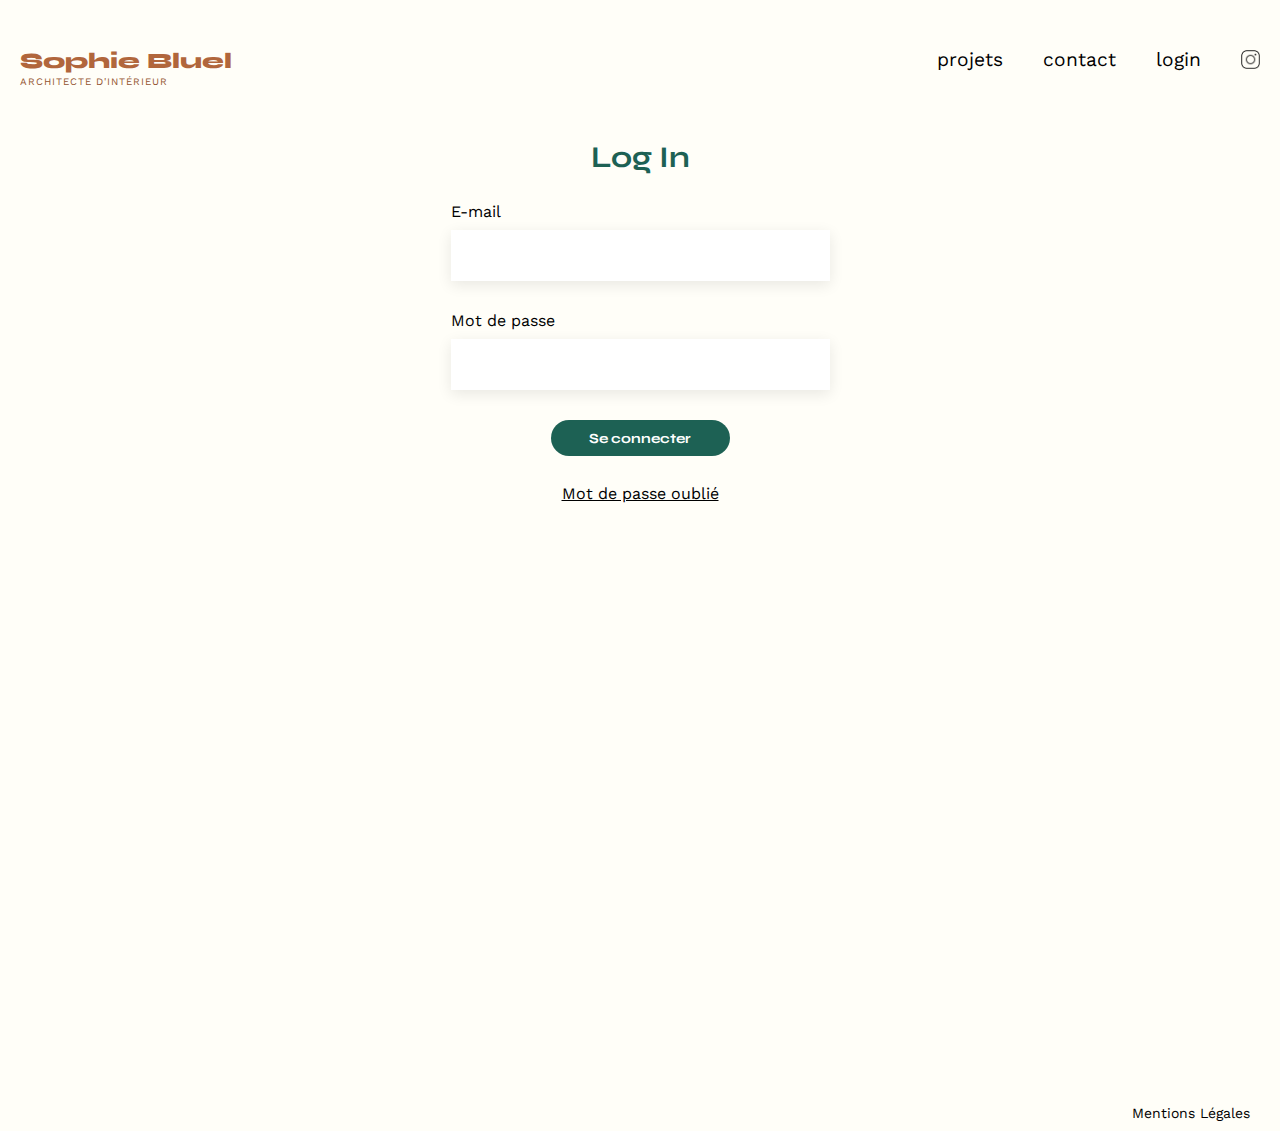
<file: FrontEnd/login.html>
<!DOCTYPE html>
<html lang="fr">

<head>
    <meta charset="UTF-8">
    <title>Sophie Bluel - Architecte d'intérieur</title>
    <meta name="viewport" content="width=device-width, initial-scale=1.0">
    <link rel="preconnect" href="https://fonts.googleapis.com">
    <link rel="preconnect" href="https://fonts.gstatic.com" crossorigin>
    <link href="https://fonts.googleapis.com/css2?family=Syne:wght@700;800&family=Work+Sans&display=swap"
        rel="stylesheet">
    <meta name="description" content="">
    <link rel="stylesheet" href="./assets/style.css">
    <script src="assets/login.js" defer></script>
</head>

<body>
    <header>
        <h1>Sophie Bluel <span>Architecte d'intérieur</span></h1>
        <nav>
            <ul>
                <li><a href="./index.html#portfolio">projets</a></li>
                <li><a href="./index.html#contact">contact</a></li>
                <li><a href="./login.html#login">login</a></li>
                <li><a href="#"><img src="./assets/icons/instagram.png" alt="Instagram"></a></li>
            </ul>
        </nav>
    </header>
    <main>
        <section id="login">
            <h2>Log In</h2>
            <form action="#" method="post">
                <label for="email">E-mail</label>
                <input type="email" name="email" id="email" required>
                <label for="password">Mot de passe</label>
                <input type="password" name="password" id="password" required>
                <input type="submit" value="Se connecter">
            </form>
            <a href="#">Mot de passe oublié</a>
        </section>
    </main>
    <footer id="footer">
        <nav>
            <ul>
                <li><a href="#">Mentions Légales</a></li>
            </ul>
        </nav>
    </footer>
</body>

</html>
</file>
<file: FrontEnd/assets/style.css>
/* http://meyerweb.com/eric/tools/css/reset/
   v2.0 | 20110126
   License: none (public domain)
*/

/*html,
body,
div,
span,
applet,
object,
iframe,
h1,
h2,
h3,
h4,
h5,
h6,
p,
blockquote,
pre,
a,
abbr,
acronym,
address,
big,
cite,
code,
del,
dfn,
em,
img,
ins,
kbd,
q,
s,
samp,
small,
strike,
strong,
sub,
sup,
tt,
var,
b,
u,
i,
center,
dl,
dt,
dd,
ol,
ul,
li,
fieldset,
form,
label,
legend,
table,
caption,
tbody,
tfoot,
thead,
tr,
th,
td,
article,
aside,
canvas,
details,
embed,
figure,
figcaption,
footer,
header,
hgroup,
menu,
nav,
output,
ruby,
section,
summary,
time,
mark,
audio,
video {
	margin: 0;
	padding: 0;
	border: 0;
	font-size: 100%;
	font: inherit;
	vertical-align: baseline;
	text-decoration: none;
	color: black;
}*/

/* HTML5 display-role reset for older browsers */
/*article,
aside,
details,
figcaption,
figure,
footer,
header,
hgroup,
menu,
nav,
section {
	display: block;
}*/

body {
	line-height: 1;
}

ol,
ul {
	list-style: none;
}

blockquote,
q {
	quotes: none;
}

blockquote:before,
blockquote:after,
q:before,
q:after {
	content: '';
	content: none;
}

table {
	border-collapse: collapse;
	border-spacing: 0;
}

/** end reset css **/

* {
	box-sizing: border-box;
	font-family: 'Work Sans';
	margin: 0;
	padding: 0;
}

body {
	background-color: #FFFEF8;
}

main {
	max-width: 1440px;
	margin: auto;
}

header {
	display: flex;
	justify-content: space-between;
	margin: 50px 0
}

section {
	margin: 50px 0
}

section,
#portfolio {
	margin-left: 50px;
	margin-right: 50px;
}

h1 {
	display: flex;
	flex-direction: column;
	font-family: 'Syne';
	font-size: 22px;
	font-weight: 800;
	color: #B1663C;
	margin-left: 20px;
}

h1>span {
	font-family: 'Work Sans';
	font-size: 10px;
	font-weight: 400;
	letter-spacing: 0.1em;
	line-height: 20px;
	text-transform: uppercase;
	color: #93532F;
}

h2 {
	font-family: 'Syne';
	font-weight: 700;
	font-size: 30px;
	color: #1D6154;
}

nav ul {
	display: flex;
	list-style-type: none;
}

nav li {
	padding: 0 20px;
	font-size: 1.2em;
}

nav ul li a {
	color: black;
	text-decoration: none;
}

li a:hover {
	color: #B1663C;
}

li a img {
	width: auto;
	height: 19px;
}

#introduction {
	margin-top: 50px;
}

#introduction figure {
	flex: 1
}

#introduction img {
	display: flex;
	justify-content: center;
	margin: auto;
	width: 50%;
}

#introduction article {
	flex: 1;
	line-height: 16px;
	margin-left: 50px;
	margin-right: 50px;
}

#introduction h2 {
	text-align: center;
	margin-top: 30px;
	margin-bottom: 30px;
}

#introduction p {
	margin-bottom: 0.5em;
	text-align: justify;
}

#portfolio h2 {
	text-align: center;
	margin-top: 1em;
	margin-bottom: 1em;
}

/* Ajout des filtres */
.filters {
	height: 37px;
	display: flex;
	justify-content: center;
	margin-top: 15px;
	margin-bottom: 30px;
}

.filters li {
	font-family: 'Syne';
	font-weight: 700;
	font-size: 16px;
	color: #1D6154;
	background-color: white;
	border: 1px solid #1D6154;
	border-radius: 60px;
	margin-right: 10px;
	padding: 10px 25px 10px 25px;
	cursor: pointer;
}

.filters .li2 {
	font-family: 'Syne';
	font-weight: 700;
	font-size: 16px;
	color: white;
	background-color: #1D6154;
	border: 1px solid #1D6154;
	border-radius: 60px;
	margin-right: 10px;
	padding: 10px 25px 10px 25px;
	cursor: pointer;
}


.filters li:hover {
	color: white;
	background-color: #1D6154;
}

.gallery {
	width: 100%;
	display: grid;
	grid-template-columns: 1fr 1fr 1fr;
	grid-column-gap: 20px;
	grid-row-gap: 20px;
}

.gallery img {
	width: 100%;
	height: 100%;
	object-fit: cover;
}

#contact {
	display: flex;
	flex-direction: column;
	width: 50%;
	margin: auto;
	padding-bottom: 70px;
}

#contact>* {
	text-align: center;
}

#contact h2 {
	margin-top: 80px;
	margin-bottom: 20px;
}

#contact form {
	text-align: left;
	display: flex;
	flex-direction: column;
	margin: auto;
}

input[type="text"],
[type="email"] {
	width: 379px;
	height: 51px;
	font-size: 1.2em;
	border: none;
	box-shadow: 0px 4px 14px rgba(0, 0, 0, 0.09);
}

#contact label {
	margin: 2em 0 1em 0;
}

#contact textarea {
	width: 379px;
	height: 174px;
	border: none;
	box-shadow: 0px 4px 14px rgba(0, 0, 0, 0.09);
}

input[type="submit"] {
	font-family: 'Syne';
	font-weight: 700;
	color: white;
	background-color: #1D6154;
	margin: 30px 100px;
	width: 179px;
	text-align: center;
	border-radius: 60px;
	cursor: pointer;
}

footer nav ul {
	display: flex;
	justify-content: flex-end;
	margin: 10px;
}

footer a {
	font-size: 14px;
}

/* Mise en forme du login */
#login {
	display: flex;
	flex-direction: column;
	width: 50%;
	text-align: center;
	margin: auto;
}

#login form {
	display: flex;
	flex-direction: column;
	text-align: left;
	margin: auto;
}

#login label {
	margin: 32px 0 10px 0;
}

input[type="email"],
[type="password"] {
	width: 379px;
	height: 51px;
	border: none;
	box-shadow: 0px 4px 14px rgba(0, 0, 0, 0.09);
}

input[type="submit"] {
	width: 179px;
	height: 36px;
	border: none;
	font-size: 14px;
}

#login a {
	line-height: 16px;
	text-decoration-line: underline;
	color: black;
}

#footer {
	width: 100%;
	margin-top: 600px;
}

/** Barre mode édition et publication des changements **/
.edit-mode-bar {
	display: flex;
	justify-content: center;
	align-items: center;
	height: 59px;
	background-color: black;
	margin-left: -61px;
	margin-right: -61px;
}

.mode-edition {
	display: flex;
}

.title-bar {
	color: white;
	margin-left: 8px;
}

.edit-button {
	font-family: 'Work Sans';
	font-size: 14px;
	background-color: white;
	margin-left: 16px;
	height: 38px;
	width: 216px;
	border-radius: 60px;
	cursor: pointer;
}

.edit-button:hover {
	background-color: #B1663C;
	border: 1px solid #B1663C;
	color: white;
}

/** Mode édition bouton modifier photo **/
.photo-editing {
	margin: 15px 0 0 55px;
}

/** Mode édition bouton modifier texte **/
.text-content {
	margin-bottom: 25px;
}

/** Mode édition bouton modifier projets **/
.title-project-modification {
	display: flex;
	justify-content: center;
}

.project-modification {
	margin-top: 40px;
	margin-left: 30px;
}

/** Modales **/
.modal {
	display: flex;
	justify-content: center;
	align-items: center;
	width: 100%;
	height: 100%;
	position: fixed;
	top: 0;
	left: 0;
	background: rgba(0, 0, 0, 0.3);
}

.modal-wrapper {
	width: 630px;
	height: 700px;
	background-color: white;
	border-radius: 10px;
	overflow: auto;
}

#titlemodal {
	font-family: 'Work Sans';
	font-size: 26px;
	font-weight: 400;
	line-height: 30px;
	color: black;
}

.x-close {
	display: flex;
	justify-content: flex-end;
	margin: 20px 25px 15px;
}

.modal-gallery {
	display: flex;
	flex-wrap: wrap;
	justify-content: flex-start;
	border-bottom: 1px solid #B3B3B3;
	margin-right: 88px;
	margin-left: 88px;
	margin-bottom: 40px;
	padding-bottom: 25px;
}

.modal-gallery figure {
	position: relative;
}

.picture {
	position: unset;
	width: 80px;
	height: 110px;
	margin: 10px 5px 10px;
	margin-bottom: -2px;
}

#trash-can {
	position: absolute;
	display: flex;
	justify-content: center;
	align-items: center;
	margin: -105px 65px;
	color: white;
	background-color: black;
	border-radius: 2px;
	font-size: 9px;
	width: 17px;
	height: 17px;
}

.text-edit {
	font-size: 12px;
	margin-left: 7px;
}

.modal-buttons {
	display: flex;
	flex-direction: column;
	align-items: center;
}

.add-modal-button {
	width: 237px;
	height: 36px;
	font-family: 'Syne';
	font-size: 14px;
	color: white;
	background-color: #1D6154;
	border-radius: 60px;
	border: 1px solid #1D6154;
	margin-bottom: 30px;
	cursor: pointer;
}

.delete-modal-button {
	color: #D65353;
}

.backtrack {
	margin: -30px 25px 15px;
}

#form-add-work {
	display: flex;
	flex-direction: column;
	align-items: center;
}

#form-add-work>div {
	display: flex;
	flex-direction: column;
	align-items: center;
	width: 420px;
	height: 169px;
	background: #E8F1F7;
	border-radius: 3px;
}

#picture-file {
	width: 58px;
	height: 46px;
	margin-top: 20px;
}

#form-add-work>div>button {
	font-family: 'Work Sans';
	font-weight: 500;
	font-size: 14px;
	line-height: 16px;
	color: #306685;
	background: #CBD6DC;
	border-radius: 50px;
	border: none;
	margin-top: 15px;
	padding: 10px 35px;
	cursor: pointer;
}

#form-add-work>div>p {
	font-family: 'Work Sans';
	font-weight: 400;
	font-size: 10px;
	line-height: 12px;
	color: #444444;
	margin-top: 10px;
}

#form-upload {
	display: flex;
	flex-direction: column;
	width: 420px;
	border-bottom: 1px solid #B3B3B3;
	margin: auto;
	margin-top: 30px;
	padding-bottom: 30px;
}

#style-input-modal {
	background: #A7A7A7;
}

#title-project,
#category-project {
	height: 51px;
	border: none;
	box-shadow: 0px 4px 14px rgba(0, 0, 0, 0.09);
	color: #6C6C6C;
	margin-top: 10px;
	margin-bottom: 20px;
}

@media screen and (min-width: 767px) and (max-width: 1024px) {
	#contact form {
		margin: auto;
	}

	#login form {
		margin: auto;
	}

}

@media screen and (max-width: 766px) {
	h1 {
		font-size: 18px;
		text-align: center;
		margin-right: 20px;
	}

	h1>span {
		font-size: 8px;
		line-height: 10px;
		margin-top: 5px;
	}

	nav li {
		font-size: 16px;
	}

	h2 {
		font-size: 22px;
	}

	#introduction {
		margin-top: 50px;
		margin-left: 50px;
		margin-right: 50px;
	}

	#introduction article {
		margin-top: 40px;
	}

	#introduction p {
		margin-left: 20px;
		margin-right: 20px;
	}

	#contact {
		width: 100%;
	}

	#contact form {
		margin: auto
	}

	#login {
		width: 100%;
	}

	#login form {
		margin: auto;
	}
}

@media screen and (max-width: 764px) {
	header {
		display: block;
		margin-left: 0;
	}

	h1 {
		font-size: 16px;
	}

	nav ul {
		display: flex;
		justify-content: center;
		align-items: center;
		margin-top: 20px;
	}

	nav li {
		font-size: 14px;
	}

	h2 {
		font-size: 18px;
	}

	#introduction {
		margin-top: 30px;
		margin-left: 10px;
		margin-right: 10px;
	}

	#contact {
		width: 100%;
	}

	#contact form {
		margin: auto;
	}

	footer {
		margin-top: 200px;
	}

	.filters {
		align-items: baseline;
	}

	#login {
		width: 100%;
	}

	#login form {
		margin: auto;
	}
}

@media screen and (max-width: 425px) {
	body {
		overflow-x: hidden;
	}

	#contact {
		width: 120%;
	}

	#contact form {
		margin: auto;
	}

	input[type="text"],
	[type="email"] {
		width: 300px;
	}

	input[type="email"],
	[type="email"] {
		width: 300px;
	}

	#contact textarea {
		width: 300px;
	}

	#contact h2 {
		margin-right: 80px;
	}

	#contact p {
		font-size: 14px;
		margin-right: 70px;
	}

	input[type="submit"] {
		margin: 30px 140px 0 60px;
	}

	#login {
		width: 85%;
		margin-top: 100px;
	}

	#login form {
		margin: auto;
	}

	#login input[type="email"],
	[type="password"] {
		width: 290px;
	}

	#login a {
		margin-top: 80px;
	}

	#login input[type="submit"] {
		width: 60%;
		margin: 50px 140px 0 55px;
	}
}
</file>
